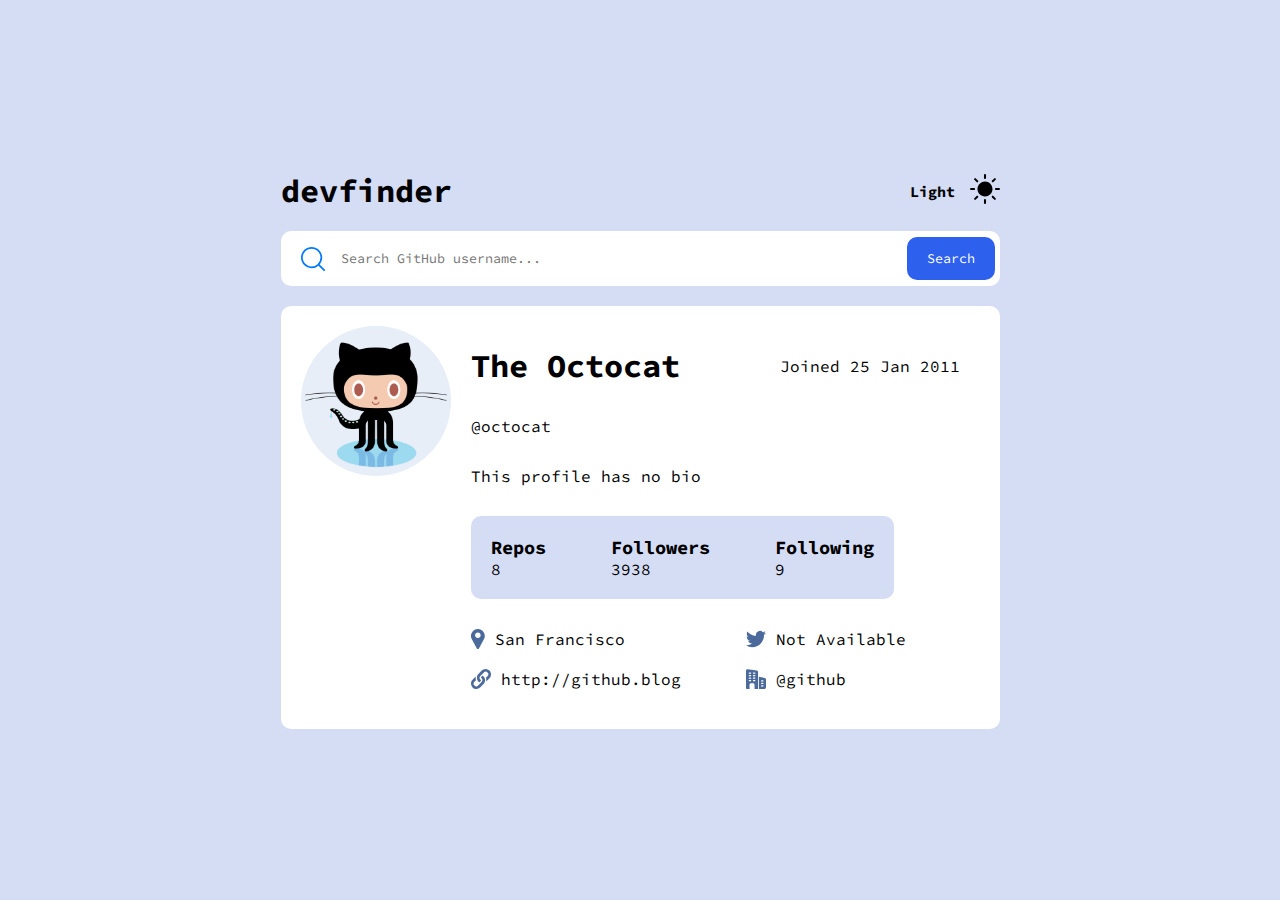
<file: index.html>
<!DOCTYPE html>
<html lang="en">
<head>
  <meta charset="UTF-8">
  <meta name="viewport" content="width=device-width, initial-scale=1.0">

  <link rel="icon" type="image/png" sizes="32x32" href="./assets/favicon-32x32.png">
  <link rel="stylesheet" href="style.css">
  <link href="https://fonts.googleapis.com/css2?family=Inter:wght@400;700;800&family=Josefin+Sans:wght@300;400;600&family=Kumbh+Sans:wght@400;700&family=Libre+Franklin:wght@300;600;700&family=Manrope:wght@800&family=Mina&family=Montserrat:wght@500;700&family=Outfit&family=Overpass&family=Roboto:wght@400;700&family=Source+Code+Pro:wght@500&family=Space+Grotesk:wght@500&display=swap" rel="stylesheet">
  <title>Frontend Mentor | GitHub user search app</title>
   <script src="script.js" defer></script>
</head>
<body>
  <main>
    <div class="inner-container">

      <div class="top-container">
        <div class="devfinder-container">
          <h1 class="title">devfinder</h1>
        </div>

        <div class="light-dark-container">
          <h3 class="light-text">Light</h3>
          <h3 class="dark-text invisible" >Dark</h3>
          <button id="toggleLight" class="sun-Btn">
            <img src="starter-code/assets/icon-sun.svg" alt="sun-img">
          </button>
          <button id="toggleDark" class="moon-Btn invisible" >
            <img src="starter-code/assets/icon-moon.svg" alt="moon-img">
          </button>
        </div>
      </div>  

      <div class="search-container">
        <img class="search-img" src="starter-code/assets/icon-search.svg" alt="search-img">
        <input type="search" name="search" class="search-bar" placeholder="Search GitHub username... ">
        <span id="no-result" class="error invisible">Not Found</span>
        <button class="searchBtn">Search</button>
      </div>

      <section class="profile-container">
        <div class="image-container">
          <img id="avatar" src="starter-code/assets/octocatImg.png" alt="octocatImg">
        </div>

        <div class="information-container">
          <div class="first-row">
            <div class="title-Name">
              <h1 id="username-title">The Octocat</h1>
            </div>
            <div class="joined-conatainer">
              <p id="join">Joined 25 Jan 2011</p>
            </div>
          </div>

          <div class="second-row">
            <div class="user-link">
              <a href="https://github.com/" id="urlUser">@octocat</a>
            </div>
          </div>

            <div class="bio-container">
              <p id="bio">This profile has no bio</p>
            </div>

          <div class="data-view-components">
            <div class="repoContainer">
              <h3>Repos</h3>
              <span id="repos">8</span>
            </div>

            <div class="followers-Container">
              <h3>Followers</h3>
              <span id="followers">3938</span>
            </div>

            <div class="following-Container">
              <h3>Following</h3>
              <span id="following">9</span>
            </div>
          </div>

          <div class="social-container">
            <div class="top-column-one">
              <div class="location-container">
                <img src="starter-code/assets/icon-location.svg" alt="location-icon">
                <p id="location">San Francisco</p>
              </div>

              <div class="website-container">
                <img src="starter-code/assets/icon-website.svg" alt="website-icon">
                <p id="website"><a href="#">http://github.blog</a></p>
              </div>
            </div>

            <div class="top-column-two">
              <div class="media-container">
                <img src="starter-code/assets/icon-twitter.svg" alt="twitter-icon">
                <p id="media">Not Available</p>
              </div>

              <div class="company-container">
                <img src="starter-code/assets/icon-company.svg" alt="company-icon">
                <p id="company">@github</p>
              </div>
            </div>

          </div>


        </div>

      </section>
    </div>

    <div class="user-Container invisible">
      <ul id="characterList" class="list-columns"></ul>
    </div>

  </main>
</body>
</html>
</file>
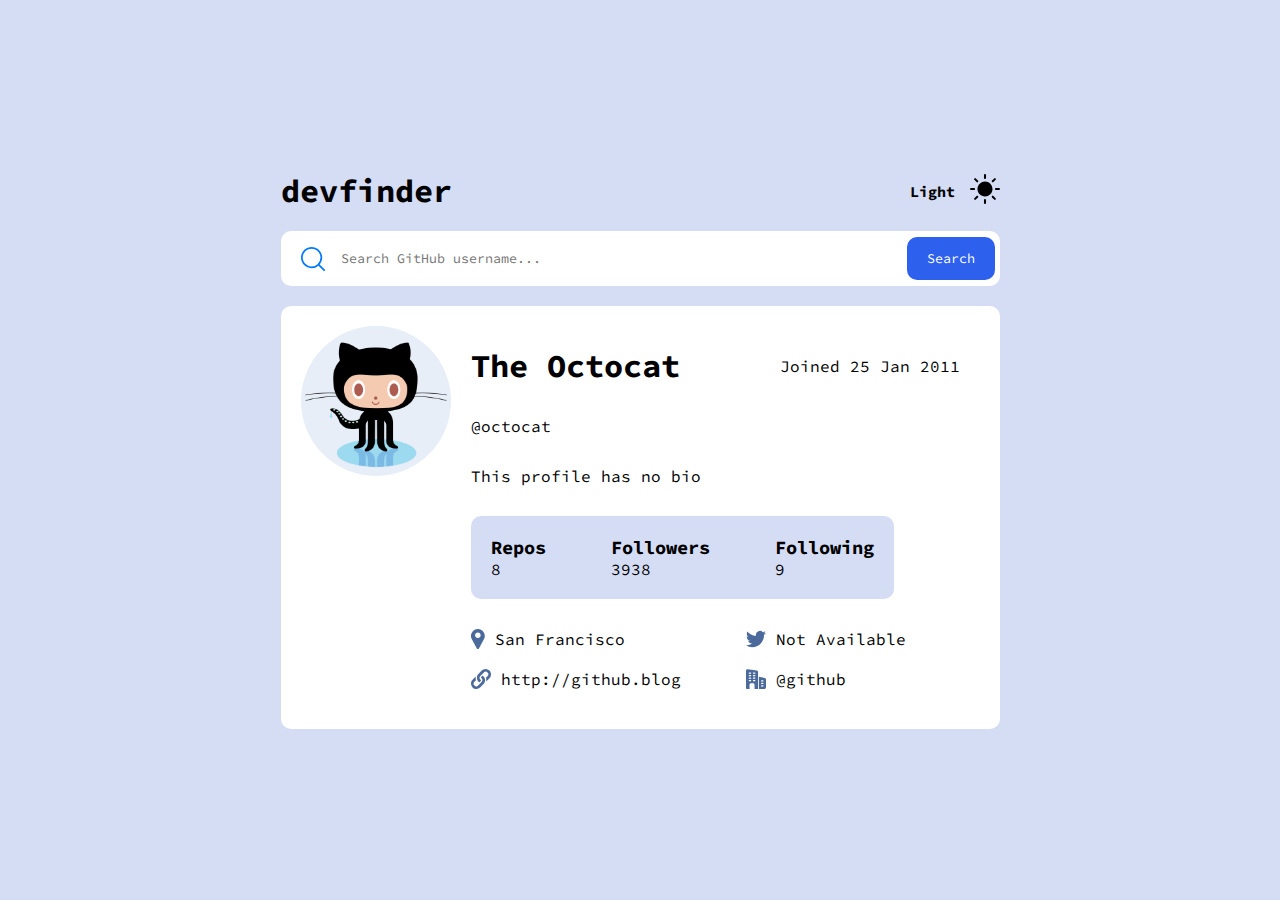
<file: starter-code/index.html>
<!DOCTYPE html>
<html lang="en">
<head>
  <meta charset="UTF-8">
  <meta name="viewport" content="width=device-width, initial-scale=1.0">

  <link rel="icon" type="image/png" sizes="32x32" href="./assets/favicon-32x32.png">
  <link rel="stylesheet" href="style.css">
  <link href="https://fonts.googleapis.com/css2?family=Inter:wght@400;700;800&family=Josefin+Sans:wght@300;400;600&family=Kumbh+Sans:wght@400;700&family=Libre+Franklin:wght@300;600;700&family=Manrope:wght@800&family=Mina&family=Montserrat:wght@500;700&family=Outfit&family=Overpass&family=Roboto:wght@400;700&family=Source+Code+Pro:wght@500&family=Space+Grotesk:wght@500&display=swap" rel="stylesheet">
  <title>Frontend Mentor | GitHub user search app</title>
   <script src="script.js" defer></script>
</head>
<body>
  <main>
    <div class="inner-container">

      <div class="top-container">
        <div class="devfinder-container">
          <h1 class="title">devfinder</h1>
        </div>

        <div class="light-dark-container">
          <h3 class="light-text">Light</h3>
          <h3 class="dark-text invisible" >Dark</h3>
          <button id="toggleLight" class="sun-Btn">
            <img src="/starter-code/assets/icon-sun.svg" alt="sun-img">
          </button>
          <button id="toggleDark" class="moon-Btn invisible" >
            <img src="/starter-code/assets/icon-moon.svg" alt="moon-img">
          </button>
        </div>
      </div>  

      <div class="search-container">
        <img class="search-img" src="/starter-code/assets/icon-search.svg" alt="search-img">
        <input type="search" name="search" class="search-bar" placeholder="Search GitHub username... ">
        <span id="no-result" class="error invisible">Not Found</span>
        <button class="searchBtn">Search</button>
      </div>

      <section class="profile-container">
        <div class="image-container">
          <img id="avatar" src="/starter-code/assets/octocatImg.png" alt="octocatImg">
        </div>

        <div class="information-container">
          <div class="first-row">
            <div class="title-Name">
              <h1 id="username-title">The Octocat</h1>
            </div>
            <div class="joined-conatainer">
              <p id="join">Joined 25 Jan 2011</p>
            </div>
          </div>

          <div class="second-row">
            <div class="user-link">
              <a href="https://github.com/" id="urlUser">@octocat</a>
            </div>
          </div>

            <div class="bio-container">
              <p id="bio">This profile has no bio</p>
            </div>

          <div class="data-view-components">
            <div class="repoContainer">
              <h3>Repos</h3>
              <span id="repos">8</span>
            </div>

            <div class="followers-Container">
              <h3>Followers</h3>
              <span id="followers">3938</span>
            </div>

            <div class="following-Container">
              <h3>Following</h3>
              <span id="following">9</span>
            </div>
          </div>

          <div class="social-container">
            <div class="top-column-one">
              <div class="location-container">
                <img src="/starter-code/assets/icon-location.svg" alt="location-icon">
                <p id="location">San Francisco</p>
              </div>

              <div class="website-container">
                <img src="/starter-code/assets/icon-website.svg" alt="website-icon">
                <p id="website"><a href="#">http://github.blog</a></p>
              </div>
            </div>

            <div class="top-column-two">
              <div class="media-container">
                <img src="/starter-code/assets/icon-twitter.svg" alt="twitter-icon">
                <p id="media">Not Available</p>
              </div>

              <div class="company-container">
                <img src="/starter-code/assets/icon-company.svg" alt="company-icon">
                <p id="company">@github</p>
              </div>
            </div>

          </div>


        </div>

      </section>
    </div>

    <div class="user-Container invisible">
      <ul id="characterList" class="list-columns"></ul>
    </div>

  </main>
</body>
</html>
</file>
<file: style.css>
*{
    margin: 0;
    padding: 0;
    font-family: 'Source Code Pro', monospace;
    box-sizing: border-box;
}

body {
    margin: 0;
    padding: 0;
}

main{
    display: grid;
    justify-content: center;
    align-items: center;
    min-height: 100vh;
    background-color: #d5ddf5;
}

.inner-container{
    display: flex;
    flex-direction: column;
    justify-content: center;
    align-items: center;
    gap: 20px;
}

/*Title and toggle Design*/

.top-container{
    display: flex;
    justify-content: space-between;
    align-items: center;
    width: 100%;
}

.light-dark-container{
    display: flex;
    justify-content: center;
    align-items: center;
    gap: 15px;
}

.light-text{
    font-size: 15px;
}

.sun-Btn{
    background: none;
    outline: none;
    border: none;
    cursor: pointer;
    transition: background-color 0.3s ease;
}

.sun-Btn img{
    width: 30px;
    height: 30px;
    filter: invert(100%);
}

/*Search-bar Design*/

.search-container{
    position: relative;
    display: flex;
    justify-content: center;
    align-items: center;
    width: 100%;
}

.search-img{
    position: absolute;
    left: 20px;
}

.search-bar{
    width: 100%;
    height: 55px;
    outline: none;
    border-radius: 10px;
    border: none;
    padding: 7px 115px 8px 60px;
    background-color: #fff;
}

.error{
    position: absolute;
    right: 140px;
    color: red;
}

.searchBtn{
    position: absolute;
    right: 5px;
    background-color: #2d60ed;
    color: white;
    border: none;
    border-radius: 10px;
    padding: 13px 20px;
    cursor: pointer;
}

/*profile Design*/

.profile-container{
    display: flex;
    justify-content: center;
    align-items: flex-start;
    background-color: #fff;
    border-radius: 10px;
    padding: 20px;
}

.image-container{
    display: flex;
    flex-direction: column;
    justify-content: flex-start;
    align-items: center;
}

.image-container img{
    width: 100%;
    height: 150px;
    border-radius: 50%;
}

.information-container{
    display: flex;
    flex-direction: column;
    justify-content: center;
    align-items: flex-start;
    gap: 30px;
    padding: 20px;
}

.first-row{
    display: flex;
    justify-content: center;
    align-items: center;
    gap: 100px;
}


.second-row{
    display: flex;
    justify-content: center;
    align-items: center;
}

.user-link a{
    text-decoration: none;
    color: #000;
}

.bio-container{
    display: flex;
    justify-content: flex-start;
    align-items: center;
    width: 430px;
}

.data-view-components{
    display: flex;
    justify-content: center;
    align-items: center;
    background-color: #d5ddf5;
    border-radius: 10px;
    gap: 65px;
    padding: 20px;
}

.social-container{
    display: flex;
    justify-content: center;
    align-items: center;
    gap: 65px;
}

.top-column-one{
    display: flex;
    flex-direction: column;
    justify-content: center;
    align-items: flex-start;
    gap: 20px;
}

.top-column-two{
    display: flex;
    flex-direction: column;
    justify-content: center;
    align-items: flex-start;
    gap: 20px;
}

.location-container, 
.media-container , 
.website-container, 
.company-container{
    display: flex;
    justify-content: center;
    align-items: center;
    gap: 10px;
}

/*User Searches Design*/

.user-Container{
    display: flex;
    flex-direction: column;
    justify-content: center;
    align-items: flex-start;
    width: 500px;
    margin-top: 30px;
}

.list-columns{
    display: flex;
    flex-direction: column;
    width: 100%;
    gap: 20px;
}

.user-card{
    background-color: #fff;
    display: flex;
    flex-direction: column;
    justify-content: center;
    align-items: flex-start;
    cursor: pointer;
    border-radius: 5px;
    height: 50px;
    padding: 15px;
}

.website-container a{
    text-decoration: none;
    color: black
}

.invisible{
    display: none;
}

/*Dark Mode*/

.dark-mode-active{
    background-color: #00172b;
    color: #fff;
    transition: background-color 0.3s ease;
}

.dark-text{
    color: #fff;
    font-size: 15px;
}

.dark-mode-active a{
    color: #fff;
    transition: color 0.3s ease;
}

.moon-Btn{
    background: none;
    outline: none;
    border: none;
    cursor: pointer;
    transition: background-color 0.3s ease;
}

.moon-Btn img{
    width: 30px;
    height: 30px;
    filter: invert(0%);
}

.dark-mode-active .search-bar{
    background-color: #132047;
    color: #fff;
}

.dark-mode-active .profile-container{
    background-color: #132047;
    color: #fff;
    transition: background-color  0.3s ease;
}

.dark-mode-active .data-view-components{
    background-color:  #00172b;
    color: #fff;
    transition: background-color 0.3s ease;
}

.dark-mode-active .user-card{
    background-color: #132047;
    color: #fff;
}

@media screen and (max-width: 700px){

    main{
        display: grid;
        justify-content: center;
        align-items: center;
        min-height: 100vh;
        gap: 15px;
    }

    .inner-container{
        display: flex;
        flex-direction: column;
        justify-content: center;
        align-items: center;
        width: 90%; 
        max-width: 400px; /* Limit the maximum width */
        margin: 0 auto; /* Center the container horizontally */
    }
    
    .top-container{
        display: flex;
        align-items: center; 
        gap: 15px; 
    }

    .search-container{
        width: 100%;
        max-width: 100%; /* Ensure the container doesn't overflow */
    }

    .profile-container{
        display: flex;
        flex-direction: column;
        justify-content: center;
        align-items: center;
        border-radius: 20px;
        padding: 15px; 
        width: 100%; 
        
    }

    .information-container{
        width: 380px;
        gap: 10px; 
        text-align: center; 
        font-size: 14px;
    }

    .first-row{
        gap: 30px;
    }

    .bio-container{
        width: 330px;
    }
    
    .data-view-components{
        width: 100%;
        gap: 20px; 
    }

    .social-container{
        flex-direction: column;
        justify-content: center;
        align-items: flex-start;
        gap: 10px;
        text-align: center;
    }

    .user-Container{
        width: 360px;
    }


    .invisible{
        display: none;
    }


}
</file>
<file: starter-code/style.css>
*{
    margin: 0;
    padding: 0;
    font-family: 'Source Code Pro', monospace;
    box-sizing: border-box;
}

body {
    margin: 0;
    padding: 0;
}

main{
    display: grid;
    justify-content: center;
    align-items: center;
    min-height: 100vh;
    background-color: #d5ddf5;
}

.inner-container{
    display: flex;
    flex-direction: column;
    justify-content: center;
    align-items: center;
    gap: 20px;
}

/*Title and toggle Design*/

.top-container{
    display: flex;
    justify-content: space-between;
    align-items: center;
    width: 100%;
}

.light-dark-container{
    display: flex;
    justify-content: center;
    align-items: center;
    gap: 15px;
}

.light-text{
    font-size: 15px;
}

.sun-Btn{
    background: none;
    outline: none;
    border: none;
    cursor: pointer;
    transition: background-color 0.3s ease;
}

.sun-Btn img{
    width: 30px;
    height: 30px;
    filter: invert(100%);
}

/*Search-bar Design*/

.search-container{
    position: relative;
    display: flex;
    justify-content: center;
    align-items: center;
    width: 100%;
}

.search-img{
    position: absolute;
    left: 20px;
}

.search-bar{
    width: 100%;
    height: 55px;
    outline: none;
    border-radius: 10px;
    border: none;
    padding: 7px 115px 8px 60px;
    background-color: #fff;
}

.error{
    position: absolute;
    right: 140px;
    color: red;
}

.searchBtn{
    position: absolute;
    right: 5px;
    background-color: #2d60ed;
    color: white;
    border: none;
    border-radius: 10px;
    padding: 13px 20px;
    cursor: pointer;
}

/*profile Design*/

.profile-container{
    display: flex;
    justify-content: center;
    align-items: flex-start;
    background-color: #fff;
    border-radius: 10px;
    padding: 20px;
}

.image-container{
    display: flex;
    flex-direction: column;
    justify-content: flex-start;
    align-items: center;
}

.image-container img{
    width: 100%;
    height: 150px;
    border-radius: 50%;
}

.information-container{
    display: flex;
    flex-direction: column;
    justify-content: center;
    align-items: flex-start;
    gap: 30px;
    padding: 20px;
}

.first-row{
    display: flex;
    justify-content: center;
    align-items: center;
    gap: 100px;
}


.second-row{
    display: flex;
    justify-content: center;
    align-items: center;
}

.user-link a{
    text-decoration: none;
    color: #000;
}

.bio-container{
    display: flex;
    justify-content: flex-start;
    align-items: center;
    width: 430px;
}

.data-view-components{
    display: flex;
    justify-content: center;
    align-items: center;
    background-color: #d5ddf5;
    border-radius: 10px;
    gap: 65px;
    padding: 20px;
}

.social-container{
    display: flex;
    justify-content: center;
    align-items: center;
    gap: 65px;
}

.top-column-one{
    display: flex;
    flex-direction: column;
    justify-content: center;
    align-items: flex-start;
    gap: 20px;
}

.top-column-two{
    display: flex;
    flex-direction: column;
    justify-content: center;
    align-items: flex-start;
    gap: 20px;
}

.location-container, 
.media-container , 
.website-container, 
.company-container{
    display: flex;
    justify-content: center;
    align-items: center;
    gap: 10px;
}

/*User Searches Design*/

.user-Container{
    display: flex;
    flex-direction: column;
    justify-content: center;
    align-items: flex-start;
    width: 500px;
    margin-top: 30px;
}

.list-columns{
    display: flex;
    flex-direction: column;
    width: 100%;
    gap: 20px;
}

.user-card{
    background-color: #fff;
    display: flex;
    flex-direction: column;
    justify-content: center;
    align-items: flex-start;
    cursor: pointer;
    border-radius: 5px;
    height: 50px;
    padding: 15px;
}

.website-container a{
    text-decoration: none;
    color: black
}

.invisible{
    display: none;
}

/*Dark Mode*/

.dark-mode-active{
    background-color: #00172b;
    color: #fff;
    transition: background-color 0.3s ease;
}

.dark-text{
    color: #fff;
    font-size: 15px;
}

.dark-mode-active a{
    color: #fff;
    transition: color 0.3s ease;
}

.moon-Btn{
    background: none;
    outline: none;
    border: none;
    cursor: pointer;
    transition: background-color 0.3s ease;
}

.moon-Btn img{
    width: 30px;
    height: 30px;
    filter: invert(0%);
}

.dark-mode-active .search-bar{
    background-color: #132047;
    color: #fff;
}

.dark-mode-active .profile-container{
    background-color: #132047;
    color: #fff;
    transition: background-color  0.3s ease;
}

.dark-mode-active .data-view-components{
    background-color:  #00172b;
    color: #fff;
    transition: background-color 0.3s ease;
}

.dark-mode-active .user-card{
    background-color: #132047;
    color: #fff;
}

@media screen and (max-width: 700px){

    main{
        display: grid;
        justify-content: center;
        align-items: center;
        min-height: 100vh;
        gap: 15px;
    }

    .inner-container{
        display: flex;
        flex-direction: column;
        justify-content: center;
        align-items: center;
        width: 90%; 
        max-width: 400px; /* Limit the maximum width */
        margin: 0 auto; /* Center the container horizontally */
    }
    
    .top-container{
        display: flex;
        align-items: center; 
        gap: 15px; 
    }

    .search-container{
        width: 100%;
        max-width: 100%; /* Ensure the container doesn't overflow */
    }

    .profile-container{
        display: flex;
        flex-direction: column;
        justify-content: center;
        align-items: center;
        border-radius: 20px;
        padding: 15px; 
        width: 100%; 
        
    }

    .information-container{
        width: 380px;
        gap: 10px; 
        text-align: center; 
        font-size: 14px;
    }

    .first-row{
        gap: 30px;
    }

    .bio-container{
        width: 330px;
    }
    
    .data-view-components{
        width: 100%;
        gap: 20px; 
    }

    .social-container{
        flex-direction: column;
        justify-content: center;
        align-items: flex-start;
        gap: 10px;
        text-align: center;
    }

    .user-Container{
        width: 360px;
    }


    .invisible{
        display: none;
    }


}
</file>
